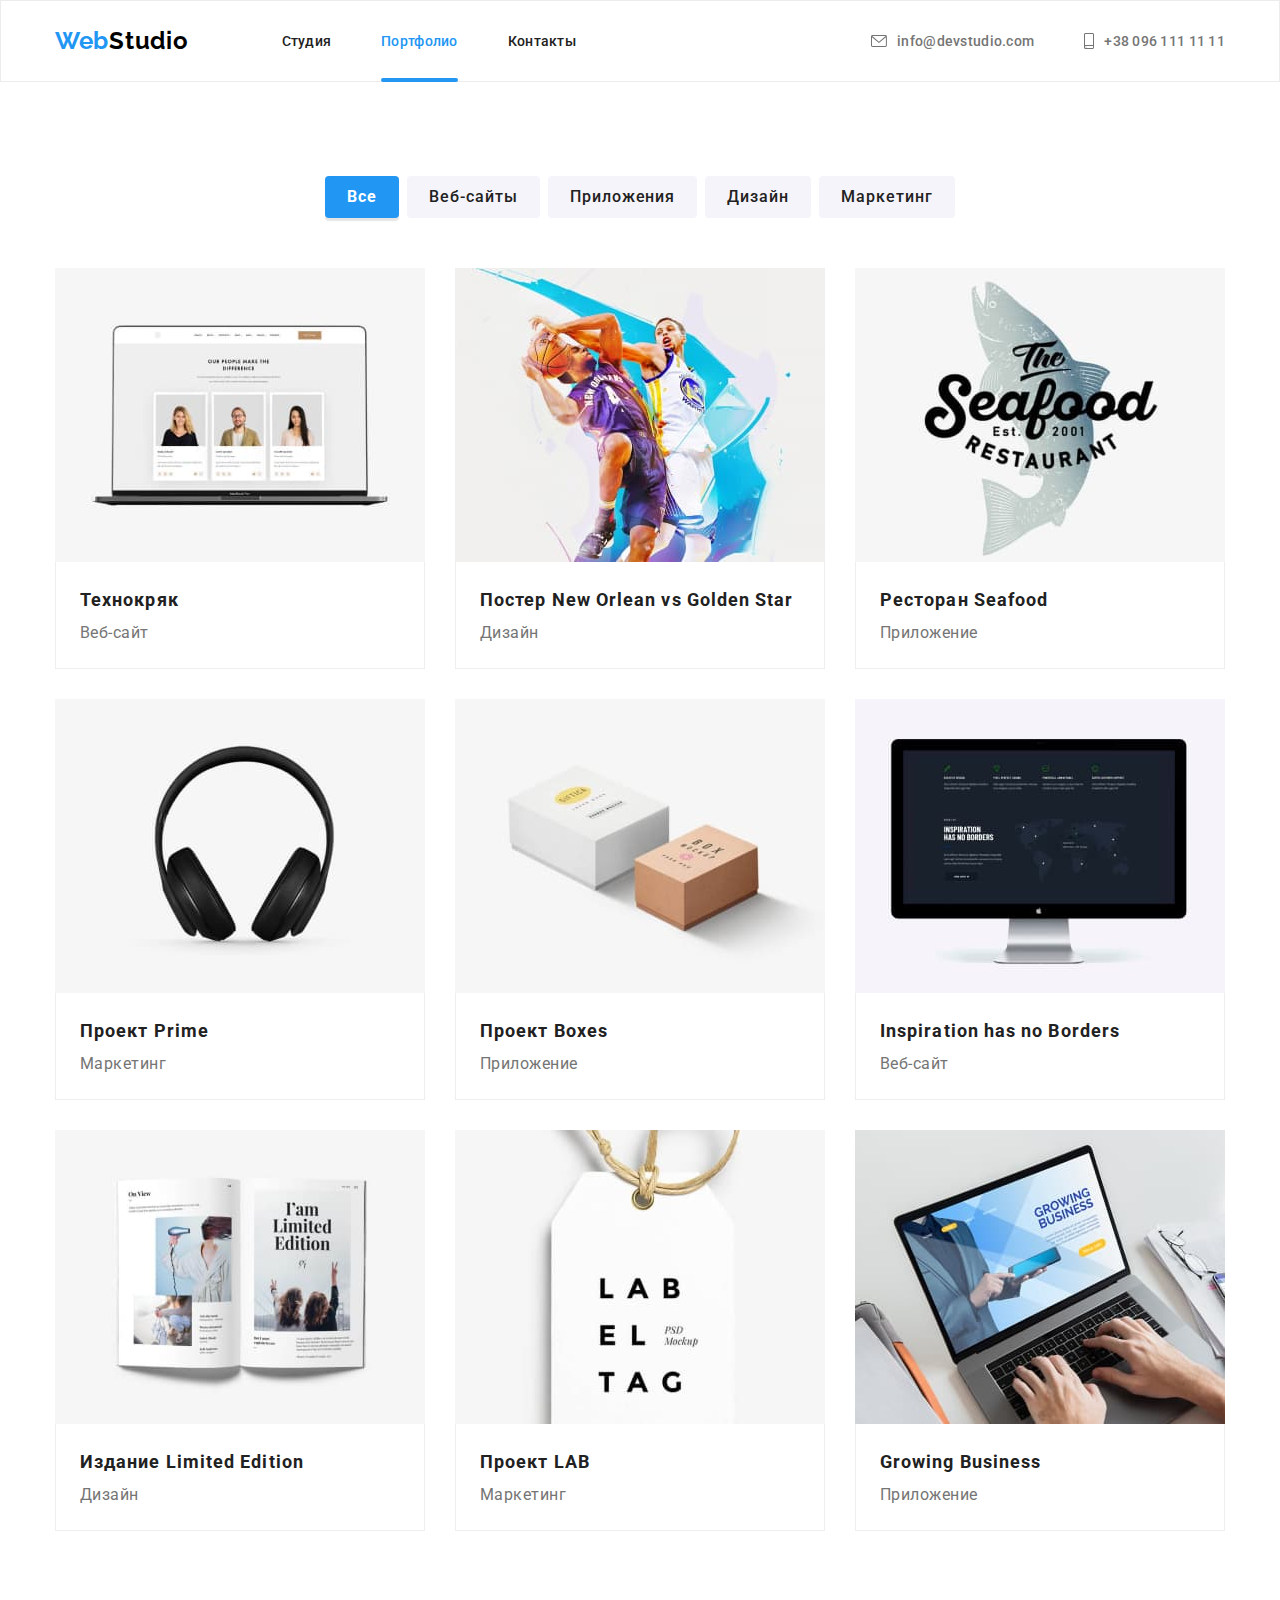
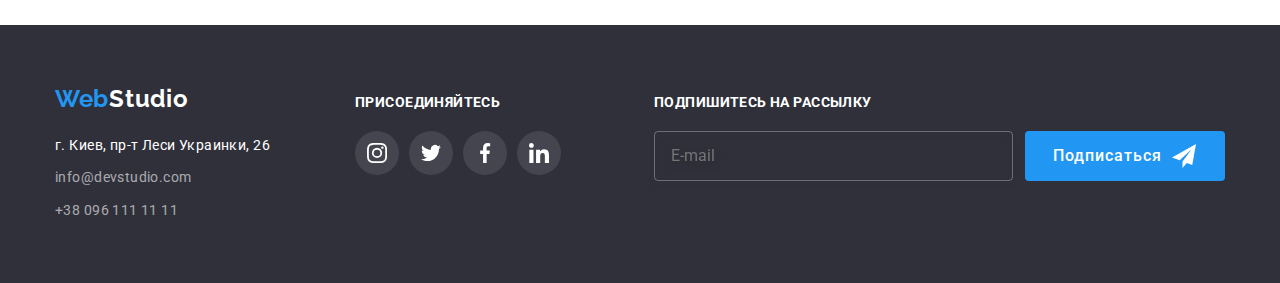
<file: portfolio.html>
<!DOCTYPE html>
<html lang="ru">
  <head>
    <meta charset="UTF-8" />
    <meta http-equiv="X-UA-Compatible" content="IE=edge" />
    <meta name="viewport" content="width=device-width, initial-scale=1.0" />
    <link
      href="https://fonts.googleapis.com/css2?family=Raleway:wght@700&family=Roboto:wght@400;500;700;900&display=swap"
      rel="stylesheet"
    />
    <link
      rel="stylesheet"
      href="https://cdnjs.cloudflare.com/ajax/libs/modern-normalize/1.1.0/modern-normalize.min.css"
    />
    <link rel="stylesheet" href="./css/main.min.css" />
    <title>Портфолио</title>
  </head>

  <body>
    <!-- Шапка страницы -->
 <header class="header">
      <div class="header-page container">
        <a href="./index.html" class="logo" lang="en"><span class="logo__color">Web</span>Studio</a>
		   <div class="header-page__menu">
					<button class="button-close-menu">
				<svg class="button-close-menu__icon" width="40" height="40"><use href="./images/sprite.svg#icon-close-black"></use></svg>
					</button>
				   <nav class="header-nav">
          <ul class="header-nav__list">
            <li class="header-nav__item">
              <a class="header-link" href="./index.html">Студия</a>
            </li>
            <li class="header-nav__item">
              <a class="header-link header-link--active" href="">Портфолио</a>
            </li>
            <li class="header-nav__item">
              <a class="header-link" href="#">Контакты</a>
            </li>
          </ul>
        </nav>
        <ul class="header-contact header-contact__list">
          <li class="header-contact__item">
            <a class="header-link header-link--color header-link-color--size" href="mailto:info@devstudio.com">
					<svg class="header-link__icon" width="16" height="12" ><use href="./images/sprite.svg#icon-envelope"></use></svg>info@devstudio.com</a>
          </li>
          <li class="header-contact__item">
            <a class="header-link header-link--color header-link-contact--color" href="tel:+380961111111">
					<svg class="header-link__icon" width="10" height="16"><use href="./images/sprite.svg#icon-smartphone"></use></svg>+38 096 111 11 11</a>
          </li>
        </ul>
		  <ul class="header-social header-social__list">
				<li class="header-social__item">
					<a href="" class="header-social__link">Instagram</a>
				</li>
					<li class="header-social__item">
					<a href="" class="header-social__link">Twitter</a>
				</li>
					<li class="header-social__item">
					<a href="" class="header-social__link">Facebook</a>
				</li>
					<li class="header-social__item">
					<a href="" class="header-social__link">LinkedIn</a>
				</li>
			</ul>
			
			</div>
			  	<button class="button-burger" aria-expanded="false">
				<svg class="button-burger__icon" width="40" height="40" aria-label="переключатель мобильного меню"><use href="./images/sprite.svg#icon-burger"></use></svg>
				</button>
      </div>
    </header>
    <!-- Уникальный контент страницы -->
    <main>
      <!-- Секция 1 -->
      <section class="section section__portfolio">
        <div class="section__portfolio-container container">
          <h1 class="section-title title-hide">Портфолио</h1>
          <ul class="section__portfolio-list">
            <li class="section__portfolio-item">
              <button class="button button--active" type="button">Все</button>
            </li>
            <li class="section__portfolio-item">
              <button class="button" type="button">Веб-сайты</button>
            </li>
            <li class="section__portfolio-item">
              <button class="button" type="button">Приложения</button>
            </li>
            <li class="section__portfolio-item">
              <button class="button" type="button">Дизайн</button>
            </li>
            <li class="section__portfolio-item">
              <button class="button" type="button">Маркетинг</button>
            </li>
          </ul>
          <ul class="portfolio-cards portfolio-cards__list">
            <li class="portfolio-cards__column">
              <a class="portfolio-cards__link" href="">
					<div class="portfolio-cards__img">
					<picture>
						<source media="(min-width:1200px)" srcset="./images/img_1.jpg 1x, ./images/img_1@2x.jpg 2x">
						<source media="(min-width:768px)" srcset="./images/img_1-tablet.jpg 1x, ./images/img_1-tablet@2x.jpg 2x">
						<source media="(min-width:480px)" srcset="./images/img_1-mobile.jpg 1x, ./images/img_1-mobile@2x.jpg 2x"> 
						<img  src="./images/img_1-mobile.jpg" alt="ноутбук"/>	
					</picture>
						 <div class="portfolio-cards__hover"><p class="portfolio-cards__text">Ресурс предлагает комплексные предложения с разным уровнем функционала и сервисов. Все это позволит посетителю получить исчерпывающие сведения о компании или частном лице</p></div>
					</div>
                <div class="portfolio-cards__content">
                  <h2 class="portfolio-cards__subtitle">Технокряк</h2>
                  <p class="portfolio-cards__info">Веб-сайт</p>
                </div>
              </a>
            </li>
            <li class="portfolio-cards__column">
              <a class="portfolio-cards__link" href="">
                	<div class="portfolio-cards__img">
					<picture>
						<source media="(min-width:1200px)" srcset="./images/img_2.jpg 1x, ./images/img_2@2x.jpg 2x">
						<source media="(min-width:768px)" srcset="./images/img_2-tablet.jpg 1x, ./images/img_2-tablet@2x.jpg 2x">
						<source media="(max-width:767px)" srcset="./images/img_2-mobile.jpg 1x, ./images/img_2-mobile@2x.jpg 2x"> 
						<img  src="./images/img_2-mobile.jpg" alt="ноутбук"/>	
					</picture>
						 <div class="portfolio-cards__hover"><p class="portfolio-cards__text">Ресурс предлагает комплексные предложения с разным уровнем функционала и сервисов. Все это позволит посетителю получить исчерпывающие сведения о компании или частном лице</p></div>
						</div>
                <div class="portfolio-cards__content">
                  <h2 class="portfolio-cards__subtitle" lang="en">Постер <span>New Orlean vs Golden Star</span></h2>
                  <p class="portfolio-cards__info">Дизайн</p>
                </div>
              </a>
            </li>
            <li class="portfolio-cards__column">
              <a class="portfolio-cards__link" href="">
                		<div class="portfolio-cards__img">
					<picture>
						<source media="(min-width:1200px)" srcset="./images/img_3.jpg 1x, ./images/img_3@2x.jpg 2x">
						<source media="(min-width:768px)" srcset="./images/img_3-tablet.jpg 1x, ./images/img_3-tablet@2x.jpg 2x">
						<source media="(max-width:767px)" srcset="./images/img_3-mobile.jpg 1x, ./images/img_3-mobile@2x.jpg 2x"> 
						<img  src="./images/img_3-mobile.jpg" alt="ноутбук"/>	
					</picture>
						 <div class="portfolio-cards__hover"><p class="portfolio-cards__text">Ресурс предлагает комплексные предложения с разным уровнем функционала и сервисов. Все это позволит посетителю получить исчерпывающие сведения о компании или частном лице</p></div>
					</div>
                <div class="portfolio-cards__content">
                  <h2 class="portfolio-cards__subtitle" lang="en">Ресторан <span>Seafood</span></h2>
                  <p class="portfolio-cards__info">Приложение</p>
                </div>
              </a>
            </li>
            <li class="portfolio-cards__column">
              <a class="portfolio-cards__link" href="">
						<div class="portfolio-cards__img">
					<picture>
						<source media="(min-width:1200px)" srcset="./images/img_4.jpg 1x, ./images/img_4@2x.jpg 2x">
						<source media="(min-width:768px)" srcset="./images/img_4-tablet.jpg 1x, ./images/img_4-tablet@2x.jpg 2x">
						<source media="(max-width:767px)" srcset="./images/img_4-mobile.jpg 1x, ./images/img_4-mobile@2x.jpg 2x"> 
						<img  src="./images/img_4-mobile.jpg" alt="наушники"/>	
					</picture>
						 <div class="portfolio-cards__hover"><p class="portfolio-cards__text">Ресурс предлагает комплексные предложения с разным уровнем функционала и сервисов. Все это позволит посетителю получить исчерпывающие сведения о компании или частном лице</p></div>
					</div>
                <div class="portfolio-cards__content">
                  <h2 class="portfolio-cards__subtitle" lang="en">Проект <span>Prime</span></h2>
                  <p class="portfolio-cards__info">Маркетинг</p>
                </div>
              </a>
            </li>
            <li class="portfolio-cards__column">
              <a class="portfolio-cards__link" href="">
                	<div class="portfolio-cards__img">
					<picture>
						<source media="(min-width:1200px)" srcset="./images/img_5.jpg 1x, ./images/img_5@2x.jpg 2x">
						<source media="(min-width:768px)" srcset="./images/img_5-tablet.jpg 1x, ./images/img_5-tablet@2x.jpg 2x">
						<source media="(max-width:767px)" srcset="./images/img_5-mobile.jpg 1x, ./images/img_5-mobile@2x.jpg 2x"> 
						<img  src="./images/img_5-mobile.jpg" alt="коробочки"/>	
					</picture>
						 <div class="portfolio-cards__hover"><p class="portfolio-cards__text">Ресурс предлагает комплексные предложения с разным уровнем функционала и сервисов. Все это позволит посетителю получить исчерпывающие сведения о компании или частном лице</p></div>
					</div>
                <div class="portfolio-cards__content">
                  <h2 class="portfolio-cards__subtitle" lang="en">Проект <span>Boxes</span></h2>
                  <p class="portfolio-cards__info">Приложение</p>
                </div>
              </a>
            </li>
            <li class="portfolio-cards__column">
              <a class="portfolio-cards__link" href="">
                	<div class="portfolio-cards__img">
					<picture>
						<source media="(min-width:1200px)" srcset="./images/img_6.jpg 1x, ./images/img_6@2x.jpg 2x">
						<source media="(min-width:768px)" srcset="./images/img_6-tablet.jpg 1x, ./images/img_6-tablet@2x.jpg 2x">
						<source media="(max-width:767px)" srcset="./images/img_6-mobile.jpg 1x, ./images/img_6-mobile@2x.jpg 2x"> 
						<img  src="./images/img_6-mobile.jpg" alt="компьютер"/>	
					</picture>
						 <div class="portfolio-cards__hover"><p class="portfolio-cards__text">Ресурс предлагает комплексные предложения с разным уровнем функционала и сервисов. Все это позволит посетителю получить исчерпывающие сведения о компании или частном лице</p></div>
					</div>
                <div class="portfolio-cards__content">
                  <h2 class="portfolio-cards__subtitle" lang="en">Inspiration has no Borders</h2>
                  <p class="portfolio-cards__info">Веб-сайт</p>
                </div>
              </a>
            </li>
            <li class="portfolio-cards__column">
              <a class="portfolio-cards__link" href="">
                	<div class="portfolio-cards__img">
					<picture>
						<source media="(min-width:1200px)" srcset="./images/img_7.jpg 1x, ./images/img_7@2x.jpg 2x">
						<source media="(min-width:768px)" srcset="./images/img_7-tablet.jpg 1x, ./images/img_7-tablet@2x.jpg 2x">
						<source media="(max-width:767px)" srcset="./images/img_7-mobile.jpg 1x, ./images/img_7-mobile@2x.jpg 2x"> 
						<img  src="./images/img_7-mobile.jpg" alt="журнал"/>	
					</picture>
						 <div class="portfolio-cards__hover"><p class="portfolio-cards__text">Ресурс предлагает комплексные предложения с разным уровнем функционала и сервисов. Все это позволит посетителю получить исчерпывающие сведения о компании или частном лице</p></div>
					</div>
                <div class="portfolio-cards__content">
                  <h2 class="portfolio-cards__subtitle" lang="en">Издание <span>Limited Edition</span></h2>
                  <p class="portfolio-cards__info">Дизайн</p>
                </div>
              </a>
            </li>
            <li class="portfolio-cards__column">
              <a class="portfolio-cards__link" href="">
                	<div class="portfolio-cards__img">
					<picture>
						<source media="(min-width:1200px)" srcset="./images/img_8.jpg 1x, ./images/img_8@2x.jpg 2x">
						<source media="(min-width:768px)" srcset="./images/img_8-tablet.jpg 1x, ./images/img_8-tablet@2x.jpg 2x">
						<source media="(max-width:767px)" srcset="./images/img_8-mobile.jpg 1x, ./images/img_8-mobile@2x.jpg 2x"> 
						<img  src="./images/img_8-mobile.jpg" alt="лейба"/>	
					</picture>
						 <div class="portfolio-cards__hover"><p class="portfolio-cards__text">Ресурс предлагает комплексные предложения с разным уровнем функционала и сервисов. Все это позволит посетителю получить исчерпывающие сведения о компании или частном лице</p></div>
					</div>
                <div class="portfolio-cards__content">
                  <h2 class="portfolio-cards__subtitle" lang="en">Проект <span>LAB</span></h2>
                  <p class="portfolio-cards__info">Маркетинг</p>
                </div>
              </a>
            </li>
            <li class="portfolio-cards__column">
              <a class="portfolio-cards__link" href="">
                	<div class="portfolio-cards__img">
					<picture>
						<source media="(min-width:1200px)" srcset="./images/img_9.jpg 1x, ./images/img_9@2x.jpg 2x">
						<source media="(min-width:768px)" srcset="./images/img_9-tablet.jpg 1x, ./images/img_9-tablet@2x.jpg 2x">
						<source media="(max-width:767px)" srcset="./images/img_9-mobile.jpg 1x, ./images/img_9-mobile@2x.jpg 2x"> 
						<img  src="./images/img_9-mobile.jpg" alt="ноутбук"/>	
					</picture>
						 <div class="portfolio-cards__hover"><p class="portfolio-cards__text">Ресурс предлагает комплексные предложения с разным уровнем функционала и сервисов. Все это позволит посетителю получить исчерпывающие сведения о компании или частном лице</p></div>
					</div>
                <div class="portfolio-cards__content">
                  <h2 class="portfolio-cards__subtitle" lang="en">Growing Business</h2>
                  <p class="portfolio-cards__info">Приложение</p>
                </div>
              </a>
            </li>
          </ul>
        </div>
      </section>
    </main>

    <!-- Подвал страницы -->
     <footer class="footer page__footer">
      <div class="footer__container container">
			<div class="footer__column-adress">
				    <a class="logo footer-logo--color" href="./index.html" lang="en"><span class="logo__color">Web</span>Studio</a>
        <address class="footer-location">
          <ul class="footer-adress footer-adress__list">
            <li class="footer-adress__item">
              <p class="footer-adress__text">г. Киев, пр-т Леси Украинки, 26</p>
            </li>
            <li class="footer-adress__item">
              <a class="footer-adress__link" href="mailto:info@devstudio.com"
                >info@devstudio.com</a
              >
            </li>
            <li class="footer-adress__item">
              <a class="footer-adress__link" href="tel:+380961111111"
                >+38 096 111 11 11</a
              >
            </li>
          </ul>
        </address>
			</div>
			<div class="footer__column-social">
				<strong class="section-subtitle footer__section-subtitle--color">присоединяйтесь</strong>
				<ul class="footer-social footer-social__list">
						<li class="card-social__item">
							<a href="https://www.instagram.com/" target="_blank" class="card-social__link card-social__link--color">
								<svg class="card-social__icon card-social__icon--color" width="20" height="20"><use href="./images/sprite.svg#icon-instagram"></use></svg>
							</a>
						</li>
						<li class="card-social__item">
							<a href="https://twitter.com/?lang=ru" target="_blank" class="card-social__link card-social__link--color">
								<svg class="card-social__icon card-social__icon--color" width="20" height="20"><use href="./images/sprite.svg#icon-twitter"></use></svg>
							</a>
						</li>
							<li class="card-social__item">
							<a href="https://www.facebook.com/" target="_blank" class="card-social__link card-social__link--color">
								<svg class="card-social__icon card-social__icon--color" width="20" height="20"><use href="./images/sprite.svg#icon-facebook"></use></svg>
							</a>
						</li>
						<li class="card-social__item">
							<a href="https://www.linkedin.com/company/social-in" target="_blank" class="card-social__link card-social__link--color">
								<svg class="card-social__icon card-social__icon--color" width="20" height="20"><use href="./images/sprite.svg#icon-in"></use></svg>
							</a>
						</li>
				</ul>
			</div>
			<div class="footer__column-form">
				<strong class="section-subtitle footer__section-subtitle--color">Подпишитесь на рассылку</strong>
				<form class="footer__form" autocomplete="off">
					<label class="footer__field">
						<input type="email" name="email" class="footer__input" placeholder="E-mail">
					</label>
				<button type="submit" class="button button--footer">Подписаться<svg class="footer__button-icon" width="24" height="24"><use href="./images/sprite.svg#icon-send"></use></svg></button>
				</form>
			</div>
    
      </div>
    </footer>
	  <script src="./js/mobile-menu.js"></script>
  </body>
</html>
</file>
<file: css/main.min.css>
h1,h2,h3,h4,h5,h6,p,ul{margin:0}ul{padding:0;list-style-type:none}img{display:block;max-width:100%;height:auto}body{font-family:"Roboto",sans-serif;font-size:14px;color:#212121;background-color:#fff}@media screen and (max-width: 767px){body{padding-top:60.55px}}body.lock{overflow:hidden}.container{padding-left:15px;padding-right:15px;margin:0 auto}@media(min-width: 480px){.container{width:480px}}@media(min-width: 768px){.container{width:768px}}@media(min-width: 1200px){.container{width:1200px}}@-webkit-keyframes rotation{0%{transform:rotate(0deg)}100%{transform:rotate(360deg)}}@keyframes rotation{0%{transform:rotate(0deg)}100%{transform:rotate(360deg)}}.overlay{position:fixed;top:0;left:0;width:100%;height:100%;background:rgba(0,0,0,.2);z-index:4;opacity:1;transition:opacity 250ms cubic-bezier(0.4, 0, 0.2, 1);padding:93px 15px}@media screen and (max-width: 767px){.overlay{overflow-y:scroll}}.modal{position:relative;background-color:#fff;border-radius:4px;padding:40px 40px}.modal__title{color:#212121;font-weight:700;font-size:20px;line-height:1.15;text-align:center;letter-spacing:.03em;display:block;margin-bottom:12px}.modal__form{display:block}@media screen and (min-width: 480px){.modal{position:absolute;top:50%;left:50%;transform:translate(-50%, -50%) scale(1) rotate(0deg);opacity:1;transition:transform 250ms cubic-bezier(0.4, 0, 0.2, 1),opacity 250ms cubic-bezier(0.4, 0, 0.2, 1);width:450px;height:609px}}@media screen and (min-width: 1200px){.modal{width:528px;height:581px}}.overlay.is-hidden{opacity:0;pointer-events:none}.overlay.is-hidden .modal{transform:translate(-50%, -50%) scale(0) rotate(-360deg);opacity:0}.modal__form-field{position:relative;margin-bottom:10px;display:block}.modal__form-input,.modal__form-textar{cursor:pointer;display:block;width:100%;border:1px solid rgba(33,33,33,.2);border-radius:4px;padding:11px 12px 11px 42px;color:#757575;transition:border 250ms cubic-bezier(0.4, 0, 0.2, 1);outline:rgba(0,0,0,0)}.modal__form-input:hover,.modal__form-input:focus,.modal__form-textar:hover,.modal__form-textar:focus{border:1px solid #2196f3}.modal__form-name{display:block;color:#757575;font-size:12px;line-height:1.16;margin-bottom:4px;letter-spacing:.01em}.modal__form-icon{position:absolute;top:50%;left:0;width:18px;height:18px;margin-left:12px;transition:fill 250ms cubic-bezier(0.4, 0, 0.2, 1)}.modal__form-input::-moz-placeholder{color:rgba(0,0,0,0)}.modal__form-input:-ms-input-placeholder{color:rgba(0,0,0,0)}.modal__form-input::placeholder{color:rgba(0,0,0,0)}.modal__form-input:focus+.modal__form-icon{fill:#2196f3}.modal__form-input:not(:focus):not(:-moz-placeholder-shown):valid{background-color:rgba(32,148,243,.1)}.modal__form-input:not(:focus):not(:-ms-input-placeholder):valid{background-color:rgba(32,148,243,.1)}.modal__form-input:not(:focus):not(:placeholder-shown):valid{background-color:rgba(32,148,243,.1)}.modal__form-input:not(:focus):not(:-moz-placeholder-shown):invalid{border:1px solid red}.modal__form-input:not(:focus):not(:-ms-input-placeholder):invalid{border:1px solid red}.modal__form-input:not(:focus):not(:placeholder-shown):invalid{border:1px solid red}.modal__form-comments{display:block;margin-bottom:20px}.modal__form-textar{display:block;width:100%;resize:none;padding:12px 16px;min-height:120px;color:#757575;line-height:1.16;letter-spacing:.01em;margin-bottom:0}.modal__form-textar::-moz-placeholder{color:rgba(117,117,117,.5);font-size:14px;line-height:1.14;letter-spacing:.01em}.modal__form-textar:-ms-input-placeholder{color:rgba(117,117,117,.5);font-size:14px;line-height:1.14;letter-spacing:.01em}.modal__form-textar::placeholder{color:rgba(117,117,117,.5);font-size:14px;line-height:1.14;letter-spacing:.01em}.modal__form-chackbox{position:absolute;width:1px;height:1px;margin:-1px;border:0;padding:0;clip:rect(0 0 0 0);overflow:hidden}.modal__form-lable{display:flex;align-items:center;justify-content:center;margin-bottom:30px}.modal__chackbox-icon{cursor:pointer;width:16px;height:15px;fill:#fff;background:#f5f4fa;border:2px solid #212121;border-radius:3px;margin-right:8px;transition:background 250ms cubic-bezier(0.4, 0, 0.2, 1),fill 250ms cubic-bezier(0.4, 0, 0.2, 1),border 250ms cubic-bezier(0.4, 0, 0.2, 1)}.modal__form-chackbox:checked+.modal__chackbox-icon{width:16px;height:15px;fill:#fff;background:#2196f3;border:2px solid #2196f3}.modal__form-chackbox:focus+.modal__chackbox-icon{border:2px solid #2196f3}.modal__chackbox-icon:hover{border:2px solid #2196f3}.modal__chackbox-text{font-size:12px;color:#757575;line-height:1.7;letter-spacing:.03em}@media screen and (min-width: 1200px){.modal__chackbox-text{font-size:inherit}}.modal__form-link{color:#2196f3;line-height:1.7;letter-spacing:.03em;-webkit-text-decoration-line:underline;text-decoration-line:underline}.main-button{cursor:pointer;display:flex;align-items:center;justify-content:center;background-color:#2196f3;border-radius:4px;padding:10px 32px;color:#fff;font-family:inherit;font-weight:700;font-size:16px;line-height:1.9;border:none;letter-spacing:.06em;margin:0 auto;transition:background 250ms cubic-bezier(0.4, 0, 0.2, 1),box-shadow 250ms cubic-bezier(0.4, 0, 0.2, 1)}.main-button:focus,.main-button:hover{background-color:#188ce8;box-shadow:0px 4px 4px 0px rgba(0,0,0,.1490196078)}.button-modal-form--mod{padding:10px 55px 10px 56px;line-height:1.87;box-shadow:0px 4px 4px rgba(0,0,0,.15)}.button{display:flex;cursor:pointer;background-color:#f5f4fa;color:#212121;font-family:inherit;font-size:16px;font-weight:500;line-height:1.87;letter-spacing:.06em;align-items:center;padding:6px 22px;border-radius:4px;border:none;margin:0 auto;transition:color 250ms cubic-bezier(0.4, 0, 0.2, 1),background 250ms cubic-bezier(0.4, 0, 0.2, 1),box-shadow 250ms cubic-bezier(0.4, 0, 0.2, 1);border:none}.button:hover,.button:focus{color:#fff;background-color:#2196f3;box-shadow:0px 2px 2px 0px rgba(0,0,0,.1215686275);box-shadow:0px 1px 2px 0px rgba(0,0,0,.0784313725);box-shadow:0px 3px 1px 0px rgba(0,0,0,.1019607843)}.button--active{background-color:#2196f3;color:#fff;box-shadow:0px 2px 2px 0px rgba(0,0,0,.1215686275);box-shadow:0px 1px 2px 0px rgba(0,0,0,.0784313725);box-shadow:0px 3px 1px 0px rgba(0,0,0,.1019607843);font-weight:700}.button-madal-close{position:absolute;top:8px;right:8px;cursor:pointer;display:inline-flex;align-items:center;justify-content:center;width:30px;height:30px;border-radius:50%;background-color:rgba(0,0,0,0);border:1px solid rgba(0,0,0,.1);transition:border 250ms cubic-bezier(0.4, 0, 0.2, 1);z-index:20}.button-madal-close:hover,.button-madal-close:focus{border:1px solid #2196f3;outline:rgba(0,0,0,0)}.button-madal-close:hover .button-madal-close__icon,.button-madal-close:focus .button-madal-close__icon{fill:#2196f3}.button-madal-close:focus{border:1px solid #2196f3;outline:rgba(0,0,0,0)}.button-madal-close__icon{fill:currentColor;transition:fill 250ms cubic-bezier(0.4, 0, 0.2, 1)}.button-burger{display:flex;align-items:center;padding:0;border:rgba(0,0,0,0);background-color:rgba(0,0,0,0);transition:fill 250ms cubic-bezier(0.4, 0, 0.2, 1)}.button-burger:hover,.button-burger:focus{color:#2196f3}.button-burger:hover .button-burger__icon,.button-burger:focus .button-burger__icon{fill:currentColor}@media screen and (min-width: 767px){.button-burger{display:none}}.button-close-menu{display:flex;align-items:center;position:absolute;padding:0;top:10px;right:15px;border:rgba(0,0,0,0);background-color:rgba(0,0,0,0);transition:fill 250ms cubic-bezier(0.4, 0, 0.2, 1)}.button-close-menu:focus,.button-close-menu:hover{color:#2196f3}.button-close-menu:focus .button-close-menu__icon,.button-close-menu:hover .button-close-menu__icon{fill:currentColor}@media screen and (min-width: 768px){.button-close-menu{display:none}}.header{border:1px solid #ececec;background-color:#fff}@media screen and (max-width: 767px){.header{position:fixed;top:0;left:0;width:100%;z-index:100}}.header-page{display:flex;align-items:center;background-color:#fff}@media screen and (max-width: 767px){.header-page{justify-content:space-between}}.header-page__menu{display:flex;align-items:center;flex:1 1 auto}@media screen and (max-width: 767px){.header-page__menu{position:absolute;top:0;left:0;background-color:#fff;flex-direction:column;align-items:flex-start;width:100%;height:100vh;padding:30px 20px 98px 30px;transform:translateY(-100%);transition:transform 250ms linear;overflow:auto}.header-page__menu.active{transform:translateY(0)}}@media screen and (min-width: 480px)and (max-width: 767px){.header-page__menu{padding:48px 40px 98px 40px}}.logo{display:block;text-decoration:none;color:#000;font-family:"Raleway";font-size:24px;font-weight:700;line-height:1.19;letter-spacing:.03em;padding:16px 0}.logo__color{color:#2196f3}@media screen and (min-width: 768px){.logo{padding:26px 0;margin-right:88px}}@media screen and (min-width: 1200px){.logo{padding:25px 0;margin-right:93px}}@media screen and (max-width: 767px){.header-nav{margin-bottom:200px;height:100%}.header-nav__item:not(:last-child){margin-bottom:30px}}@media(min-width: 768px){.header-nav{display:flex;flex:1 1 auto}.header-nav__list{display:flex;font-weight:500;line-height:1.14;letter-spacing:.02em}.header-nav__item{position:relative}.header-nav__item:not(:last-child){margin:0 50px 0 0}}@media screen and (max-width: 767px){.header-contact{display:flex;flex-direction:column-reverse;margin-bottom:64px}}@media screen and (min-width: 1200px){.header-contact{display:flex}}@media screen and (max-width: 767px){.header-contact__item:not(:last-child){margin-top:32px}}@media screen and (min-width: 768px){.header-contact__item:not(:last-child){margin-bottom:10px}}@media screen and (min-width: 1200px){.header-contact__item:not(:last-child){margin:0 50px 0 0}}.header-link{color:#212121;text-decoration:none;font-weight:500;font-size:40px;line-height:1.17;letter-spacing:.02em}.header-link:hover,.header-link:focus{color:#2196f3}@media screen and (min-width: 768px){.header-link{display:flex;font-size:inherit;align-items:center;text-decoration:none;padding:32px 0;transition:color 250ms cubic-bezier(0.4, 0, 0.2, 1)}.header-link:hover,.header-link:focus{color:#2196f3}}.header-link--active{color:#2196f3}@media screen and (min-width: 768px){.header-link--active{color:#2196f3}.header-link--active::after{content:"";position:absolute;bottom:-2px;left:0;width:100%;height:4px;background-color:#2196f3;border-radius:2px}}@media screen and (min-width: 1200px){.header-link--active::after{content:"";bottom:-1px}}.header-link--color{color:#757575;padding:0}@media screen and (min-width: 768px){.header-link--color{padding:20px 0 0 0}}@media screen and (min-width: 1200px){.header-link--color{padding:32px 0}}.header-link__icon{display:none}@media screen and (min-width: 768px){.header-link__icon{display:inline-block;margin-right:10px;fill:currentColor}}@media screen and (max-width: 767px){.header-link-color--size{line-height:1.16;font-size:24px}}@media screen and (max-width: 767px){.header-link-contact--color{color:#2196f3;font-size:29px;line-height:1.37}}@media screen and (min-width: 480px)and (max-width: 767px){.header-link-contact--color{font-size:34px}}@media screen and (min-width: 768px)and (max-width: 1199px){.header-link-contact--color{padding:0 0 20px 0}}.header-social{display:flex;flex-wrap:wrap;font-weight:500;font-size:18px;line-height:22px;letter-spacing:.02em;color:#2196f3}@media screen and (min-width: 767px){.header-social{display:none}}.header-social__item{padding:0 10px}.header-social__item:not(:last-child){border-right:1px solid rgba(33,33,33,.2)}.header-social__item:nth-child(1){padding-left:0}@media screen and (max-width: 421px){.header-social__item{margin-bottom:10px}}.header-social__link{display:flex;align-items:center;text-decoration:none;font-weight:500;font-size:18px;line-height:22px;letter-spacing:.02em;color:#2196f3}.section{padding:60px 0}.section:nth-child(4){background-color:#f5f4fa}@media screen and (min-width: 1200px){.section{padding:94px 0}.section:nth-child(4){background-color:#f5f4fa}.section:nth-child(3){padding-top:0}}.section-one{margin:0 auto;background-repeat:no-repeat;background-size:cover;padding:118px 0px;background-color:#2f303a;background-image:linear-gradient(to right, rgba(47, 48, 58, 0.4), rgba(47, 48, 58, 0.4)),url("../images/mobile-bg1x.jpg")}@media(min-device-pixel-ratio: 2),(-webkit-min-device-pixel-ratio: 2),(min-resolution: 192dpi),(min-resolution: 2dppx){.section-one{background-image:linear-gradient(to right, rgba(47, 48, 58, 0.4), rgba(47, 48, 58, 0.4)),url("../images/mobile-bg2x.jpg")}}.section-one__title{text-transform:uppercase;color:#fff;font-size:26px;font-weight:900;line-height:1.61;letter-spacing:.06em;text-align:center;margin-bottom:30px}.section-one__container{max-width:360px;margin:0 auto}@media screen and (min-width: 1200px){.section-one{max-width:1600px;font-size:44px;line-height:1.36;padding:200px 0px}.section-one__container{max-width:696px;margin:0 auto}.section-one__title{text-transform:uppercase;color:#fff;font-size:44px;font-weight:900;line-height:1.36;letter-spacing:.06em;text-align:center;margin-bottom:30px}}@media screen and (min-width: 481px){.section-one{background-image:linear-gradient(to right, rgba(47, 48, 58, 0.4), rgba(47, 48, 58, 0.4)),url("../images/tablet-bg1x.jpg")}}@media screen and (min-width: 481px)and (min-device-pixel-ratio: 2),screen and (min-width: 481px)and (-webkit-min-device-pixel-ratio: 2),screen and (min-width: 481px)and (min-resolution: 192dpi),screen and (min-width: 481px)and (min-resolution: 2dppx){.section-one{background-image:linear-gradient(to right, rgba(47, 48, 58, 0.4), rgba(47, 48, 58, 0.4)),url("../images/tablet-bg2x.jpg")}}@media screen and (min-width: 769px){.section-one{background-image:linear-gradient(to right, rgba(47, 48, 58, 0.4), rgba(47, 48, 58, 0.4)),url("../images/pc-bg1x.jpg")}}@media screen and (min-width: 769px)and (min-device-pixel-ratio: 2),screen and (min-width: 769px)and (-webkit-min-device-pixel-ratio: 2),screen and (min-width: 769px)and (min-resolution: 192dpi),screen and (min-width: 769px)and (min-resolution: 2dppx){.section-one{background-image:linear-gradient(to right, rgba(47, 48, 58, 0.4), rgba(47, 48, 58, 0.4)),url("../images/pc-bg2x.jpg")}}.title-hide{position:absolute;width:1px;height:1px;margin:-1px;border:0;padding:0;clip:rect(0 0 0 0);overflow:hidden}.section-tow__item{width:100%;height:120px;margin-bottom:30px;display:flex;align-items:center;justify-content:center;border-radius:4px;background-color:#f5f4fa}.section-tow__icon{width:70px;height:70px}@media screen and (min-width: 768px){.section-tow__list{display:flex;flex-wrap:wrap;margin-left:-30px}}@media screen and (min-width: 768px)and (max-width: 1199px){.section-tow__list{margin-bottom:-30px}}@media screen and (min-width: 1200px){.section-tow__item{width:270px}}@media screen and (max-width: 1199px){.section-tow__column:not(:last-child){margin-bottom:30px}}@media screen and (min-width: 768px){.section-tow__column{flex-basis:calc(50% - 30px);margin-left:30px}}@media screen and (min-width: 1200px){.section-tow__column{flex-basis:calc(25% - 30px)}}.section-text{line-height:1.7;letter-spacing:.03em;color:#757575}.section-subtitle{color:#212121;font-weight:700;font-size:14px;line-height:1.14;letter-spacing:.03em;text-transform:uppercase;margin-bottom:10px;text-align:center}@media screen and (min-width: 768px){.section-subtitle{text-align:left}}.section-three{display:none}@media screen and (min-width: 1200px){.section-three{display:block}.section-three__list{display:flex}}.section-three__column{position:relative;flex:0 1 calc((100% - 60px)/3)}.section-three__column:not(:last-child){margin-right:30px}.section-three__label{position:absolute;bottom:0;left:0;display:flex;align-items:center;justify-content:center;width:100%;min-height:70px;background-color:rgba(48,49,59,.8);font-weight:700;color:#fff;font-size:14px;line-height:1.14;text-align:center;letter-spacing:.03em;text-transform:uppercase}.section-title{color:#212121;font-weight:700;font-size:28px;line-height:1.17;text-align:center;letter-spacing:.03em;margin-bottom:30px}@media screen and (min-width: 1200px){.section-title{font-size:36px;line-height:1.16;text-align:center;margin-bottom:50px}}@media screen and (min-width: 768px){.section-foure__list{display:flex;flex-wrap:wrap;margin-left:-30px;margin-bottom:-30px}}.section-foure__column{background-color:#fff}.section-foure__column:not(:last-child){margin-bottom:30px}@media screen and (min-width: 768px){.section-foure__column{flex-basis:calc(50% - 30px);margin-left:30px;margin-bottom:30px}}@media screen and (min-width: 1200px){.section-foure__column{flex-basis:calc(25% - 30px)}}.card{box-shadow:0px 2px 1px 0px rgba(0,0,0,.2);box-shadow:0px 1px 1px 0px rgba(0,0,0,.1411764706);box-shadow:0px 1px 3px 0px rgba(0,0,0,.1215686275);border-radius:0px 0px 4px 4px}.card__item{padding:30px 0 24px 0}.card__title{color:#212121;font-weight:500;font-size:16px;line-height:1.18;text-align:center;letter-spacing:.03em;margin:0 0 10px 0}.card__text{color:#757575;font-size:16px;line-height:1.18;text-align:center;letter-spacing:.03em;margin-bottom:16px}@media screen and (min-width: 1200px){.card__item{padding:30px 0}}.card-social__list{display:flex;justify-content:center}.card-social__item:not(:last-child){margin-right:10px}.card-social__link{display:flex;align-items:center;justify-content:center;width:44px;height:44px;border-radius:50%;color:#afb1b8;transition:color 250ms cubic-bezier(0.4, 0, 0.2, 1),background 250ms cubic-bezier(0.4, 0, 0.2, 1);outline:rgba(0,0,0,0)}.card-social__link:hover,.card-social__link:focus{background-color:#2196f3;color:#fff}.card-social__icon{fill:currentColor}.section-company__list{display:flex;flex-wrap:wrap;margin-left:-30px;margin-bottom:-30px}.section-company__item{flex-basis:calc(50% - 30px);margin-left:30px;margin-bottom:30px}@media screen and (min-width: 768px){.section-company__item{flex-basis:calc(33.3333333333% - 30px)}}@media screen and (min-width: 1200px){.section-company__item{flex-basis:calc(16.6666666667% - 30px)}}.section-company__link{display:flex;align-items:center;justify-content:center;height:92px;border:1px solid #afb1b8;border-radius:4px;color:#afb1b8;transition:border 250ms cubic-bezier(0.4, 0, 0.2, 1),color 250ms cubic-bezier(0.4, 0, 0.2, 1);outline:rgba(0,0,0,0)}.section-company__link:hover,.section-company__link:focus{border:1px solid #2196f3;color:#2196f3}@media screen and (min-width: 1200px){.section-company__link{width:170px;height:92px}}.section-company__icon{fill:currentColor}.section__portfolio-list{display:flex;flex-wrap:wrap;margin-bottom:40px;-moz-column-gap:8px;column-gap:8px}@media screen and (max-width: 767px){.section__portfolio-list{row-gap:15px}}@media screen and (min-width: 768px){.section__portfolio-list{justify-content:center}}@media screen and (min-width: 1200px){.section__portfolio-list{margin-bottom:50px}}.portfolio-cards__link{height:100%;display:flex;flex-direction:column;text-decoration:none;transition:box-shadow 250ms cubic-bezier(0.4, 0, 0.2, 1)}.portfolio-cards__link:hover,.portfolio-cards__link:focus{box-shadow:0px 1px 1px rgba(0,0,0,.12),0px 4px 4px rgba(0,0,0,.06),1px 4px 6px rgba(0,0,0,.16)}.portfolio-cards__link:hover .portfolio-cards__img>.portfolio-cards__hover,.portfolio-cards__link:focus .portfolio-cards__img>.portfolio-cards__hover{transform:translateY(0)}@media screen and (min-width: 768px){.portfolio-cards__list{display:flex;flex-wrap:wrap;margin-left:-30px;margin-bottom:-30px}}.portfolio-cards__column{flex-basis:100%}.portfolio-cards__column:not(:last-child){margin-bottom:30px}@media screen and (min-width: 768px){.portfolio-cards__column{flex-basis:calc(50% - 30px);margin-left:30px;margin-bottom:30px}}@media screen and (min-width: 1200px){.portfolio-cards__column{flex-basis:calc(33.3333333333% - 30px)}}.portfolio-cards__img{position:relative;overflow:hidden}.portfolio-cards__img img{width:100%}.portfolio-cards__hover{position:absolute;top:0;left:0;width:100%;height:101%;padding:63px 24px;background:rgba(33,150,243,.9);transform:translateY(100%);transition:transform 250ms cubic-bezier(0.4, 0, 0.2, 1)}@media screen and (max-width: 767px){.portfolio-cards__hover{overflow-y:scroll}}.portfolio-cards__text{color:#fff;font-weight:400;font-size:18px;line-height:1.5;letter-spacing:.03em}.portfolio-cards__content{flex-grow:1;border-bottom:1px solid #eee;border-left:1px solid #eee;border-right:1px solid #eee;padding:20px 24px}.portfolio-cards__subtitle{color:#212121;font-weight:700;font-size:18px;line-height:2;letter-spacing:.06em}.portfolio-cards__info{color:#757575;font-size:16px;line-height:1.87;letter-spacing:.03em}.footer{padding:60px 0;background-color:#2f303a;text-align:center}@media screen and (max-width: 767px){.footer__column-social{margin-bottom:60px}}@media screen and (max-width: 767px){.footer__column-adress{margin-bottom:60px}}@media screen and (min-width: 767px)and (max-width: 1199px){.footer__container{display:flex;flex-wrap:wrap;align-items:baseline;justify-content:space-around}.footer__column-form{flex:0 1 100%;margin-top:60px}}@media screen and (min-width: 1200px){.footer{text-align:left}.footer__container{display:flex;align-items:baseline}.footer__column-adress{flex:0 0 230px;margin-right:70px}.footer__column-social{flex:0 0 206px;margin-right:93px}.footer__column-form{flex:0 1 100%}}.footer-logo--color{color:#fff;padding:0;margin-bottom:20px}@media screen and (min-width: 768px){.footer-logo--color{margin-right:0}}@media screen and (min-width: 1200px){.footer-logo--color{display:block;margin:0 0 20px 0}}.footer-location{font-style:normal}.footer-adress__list{color:#fff;line-height:1.7;letter-spacing:.03em}.footer-adress__item:not(:last-child){margin-bottom:8px}@media screen and (min-width: 1200px){.footer-adress__item:not(:last-child){margin-bottom:9px}}.footer-adress__link{color:rgba(255,255,255,.6);text-decoration:none}@media screen and (min-width: 1200px){.footer-adress__link:hover,.footer-adress__link:focus{color:#2196f3}}.footer-social__list{display:flex;justify-content:center}.footer__section-subtitle--color{display:block;color:#fff;margin-bottom:20px}@media screen and (min-width: 768px)and (max-width: 1199px){.footer__section-subtitle--color{text-align:center}}.card-social__link--color{background-color:rgba(255,255,255,.1)}.card-social__icon--color{fill:#fff}@media screen and (min-width: 1200px){.footer__form{display:flex;flex:1 1 auto}}@media screen and (min-width: 1200px){.footer__field{flex:1 1 auto;margin-right:12px}}.footer__input{width:100%;display:inline-flex;align-items:center;padding:15px 16px;height:50px;background-color:rgba(0,0,0,0);border:1px solid rgba(255,255,255,.3);filter:drop-shadow(0px 4px 4px rgba(0, 0, 0, 0.15));color:rgba(255,255,255,.6);font-family:inherit;border-radius:4px;font-size:16px;line-height:1.25;outline:rgba(0,0,0,0);transition:border 250ms cubic-bezier(0.4, 0, 0.2, 1)}.footer__input:focus{border:1px solid rgba(255,255,255,.7)}@media screen and (min-width: 768px)and (max-width: 1199px){.footer__input{max-width:450px}}@media screen and (max-width: 1199px){.footer__input{margin-bottom:20px}}.button--footer{background-color:#2196f3;color:#fff;height:50px;padding:10px 29px 10px 28px}.footer__button-icon{margin-left:10px}/*# sourceMappingURL=main.min.css.map */
</file>
